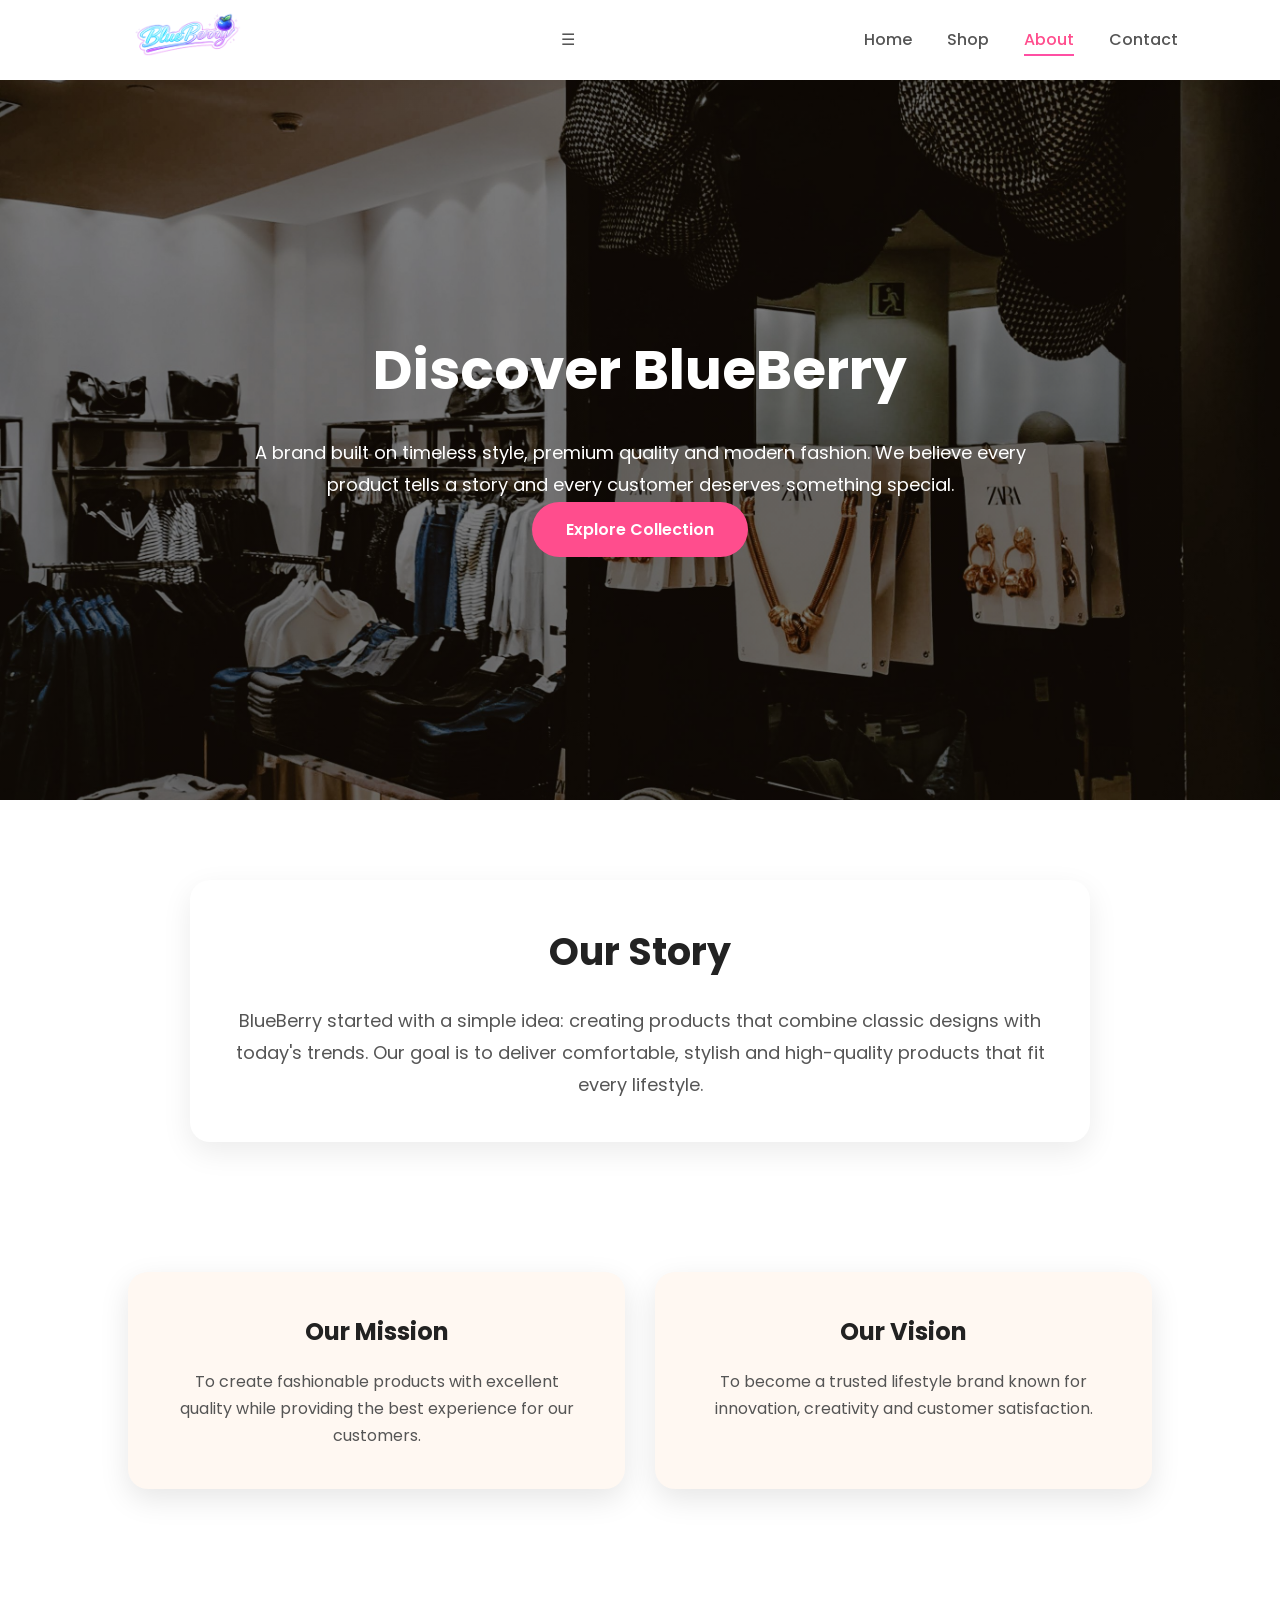
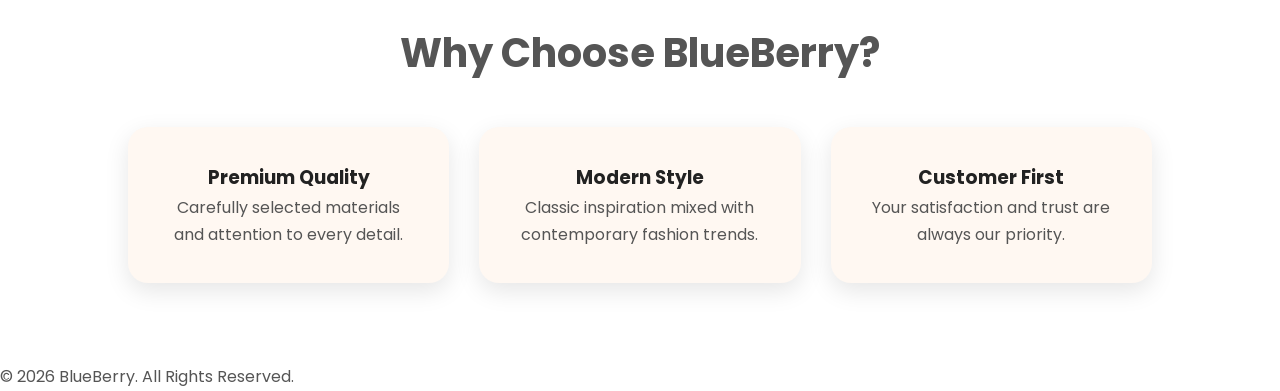
<file: about.html>
<!DOCTYPE html>
<html lang="en">

<head>
<link rel="stylesheet" href="assets/css/about.css">
<meta charset="UTF-8">
<meta name="viewport" content="width=device-width, initial-scale=1.0">

<title>About Us | BlueBerry</title>

<!-- Main CSS -->
<link rel="stylesheet" href="assets/css/style.css">

<!-- About CSS -->
<link rel="stylesheet" href="assets/css/about.css">

<!-- Animation CSS -->
<link rel="stylesheet" href="assets/css/animations.css">


</head>
<body>
<!-- Navbar -->

<header class="navbar">

<div class="logo">
    <a href="index.html" class="logo">
    <img src="assets/images/logo/blueberry-logo.png" alt="BlueBerry Logo">
</a>
</div>


<div class="menu-toggle">
    ☰
</div>

<ul class="nav-links">

<li><a href="index.html">Home</a></li>

<li><a href="shop.html">Shop</a></li>

<li><a class="active" href="about.html">About</a></li>

<li><a href="contact.html">Contact</a></li>

</ul>

</header>
<!-- About Hero -->


<section class="about-hero">


<div class="about-text fade-in">

<h1>
Discover BlueBerry
</h1>

<p>
A brand built on timeless style, premium quality and
modern fashion. We believe every product tells a story
and every customer deserves something special.
</p>
<a href="shop.html" class="btn">
Explore Collection
</a>

</div>

</section>
<!-- Brand Story -->
<section class="story">
<div class="story-box fade-in">
<h2>
Our Story
</h2>

<p>

BlueBerry started with a simple idea:
creating products that combine classic designs
with today's trends.

Our goal is to deliver comfortable,
stylish and high-quality products that fit
every lifestyle.

</p>


</div>

</section>
<!-- Mission Vision -->
<section class="mission-container">
<div class="about-card fade-in">
<h2>
Our Mission
</h2>
<p>
To create fashionable products with excellent
quality while providing the best experience
for our customers.
</p>
</div>
<div class="about-card fade-in">
<h2>
Our Vision
</h2>
<p>
To become a trusted lifestyle brand known for
innovation, creativity and customer satisfaction.
</p>

</div>

</section>

<!-- Why Choose Us -->
<section class="why-section">
<h2>
Why Choose BlueBerry?
</h2>
<div class="why-grid">

<div class="why-card">

<h3>
Premium Quality
</h3>

<p>
Carefully selected materials and attention
to every detail.
</p>

</div>

<div class="why-card">

<h3>
Modern Style
</h3>

<p>
Classic inspiration mixed with contemporary
fashion trends.
</p>

</div>
<div class="why-card">

<h3>
Customer First
</h3>

<p>
Your satisfaction and trust are always
our priority.
</p>

</div>
</div>
</section>
<!-- Footer -->
<footer>
<p>
© 2026 BlueBerry. All Rights Reserved.
</p>
</footer>
<script src="assets/js/script.js"></script>


</body>

</html>
</file>
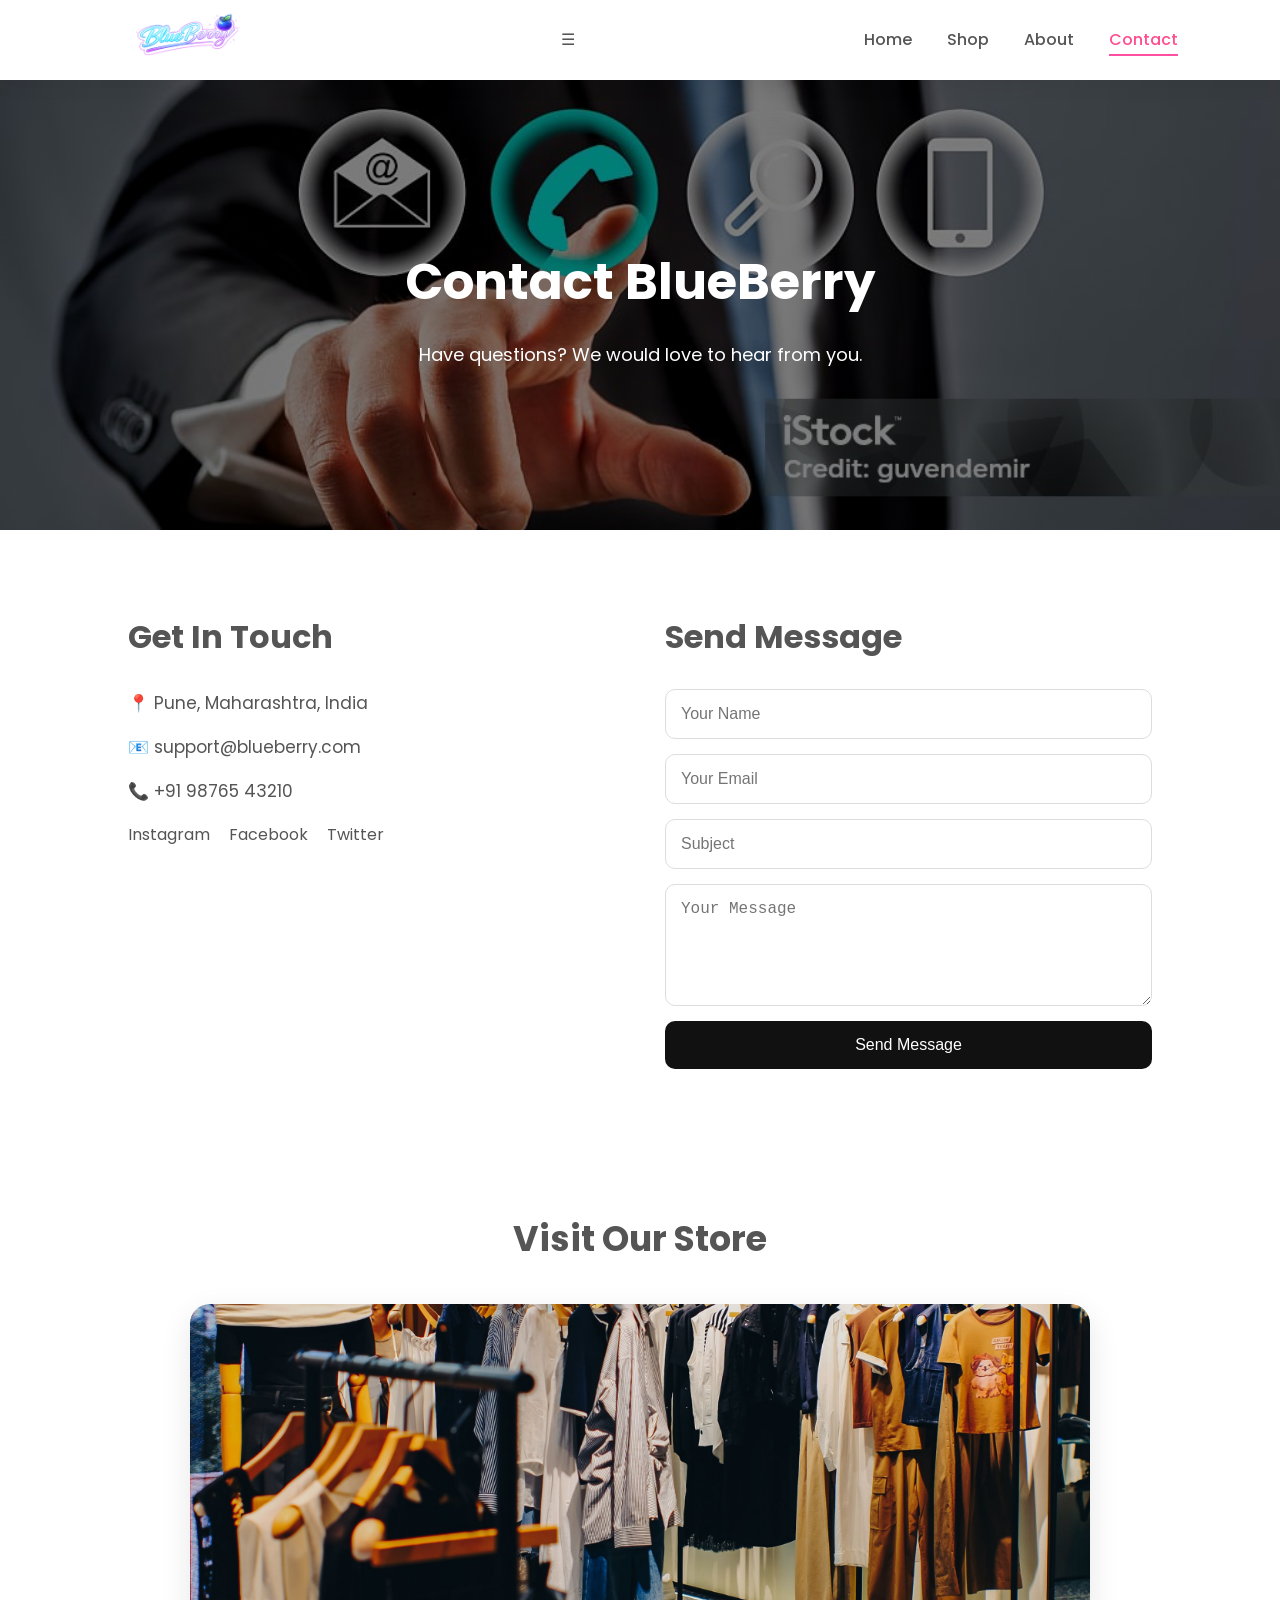
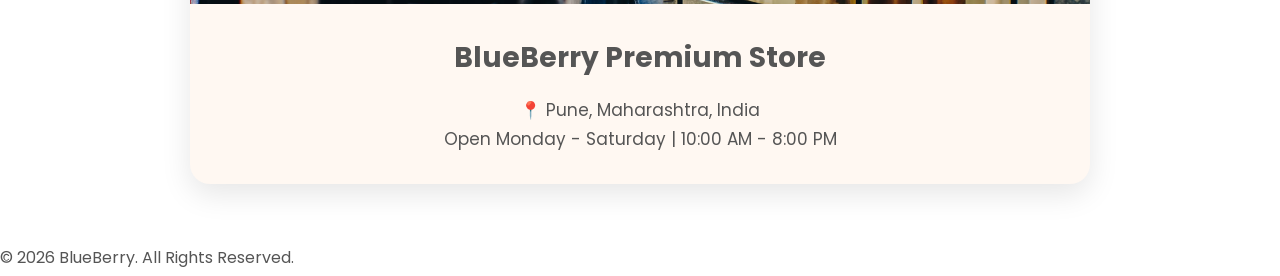
<file: contact.html>
<!DOCTYPE html>
<html lang="en">

<head>

<meta charset="UTF-8">
<meta name="viewport" content="width=device-width, initial-scale=1.0">

<title>Contact Us | BlueBerry</title>

<link rel="stylesheet" href="assets/css/style.css">
<link rel="stylesheet" href="assets/css/contact.css">
<link rel="stylesheet" href="assets/css/animations.css">

</head>

<body>

<header class="navbar">

<div class="logo">
<a href="index.html" class="logo">
    <img src="assets/images/logo/blueberry-logo.png" alt="BlueBerry Logo">
</a>
</div>

<div class="menu-toggle">
☰
</div>

<ul class="nav-links">

<li><a href="index.html">Home</a></li>
<li><a href="shop.html">Shop</a></li>
<li><a href="about.html">About</a></li>
<li><a class="active" href="contact.html">Contact</a></li>

</ul>

</header>


<section class="contact-hero">

<div>

<h1>Contact BlueBerry</h1>

<p>
Have questions? We would love to hear from you.
</p>

</div>

</section>



<section class="contact-section">


<div class="contact-info">


<h2>Get In Touch</h2>

<p>
📍 Pune, Maharashtra, India
</p>

<p>
📧 support@blueberry.com
</p>

<p>
📞 +91 98765 43210
</p>


<div class="social-links">

<a href="#">Instagram</a>
<a href="#">Facebook</a>
<a href="#">Twitter</a>

</div>


</div>




<div class="contact-form">


<h2>Send Message</h2>


<form>


<input type="text" placeholder="Your Name" required>


<input type="email" placeholder="Your Email" required>


<input type="text" placeholder="Subject" required>


<textarea rows="5" placeholder="Your Message"></textarea>


<button type="submit">
Send Message
</button>


</form>


</div>


</section>
<section class="location-section">

<h2>Visit Our Store</h2>

<div class="store-card">

<img src="assets/images/banner/store.jpg" alt="BlueBerry Store">

<div class="store-info">

<h3>BlueBerry Premium Store</h3>

<p>
📍 Pune, Maharashtra, India
</p>

<p>
Open Monday - Saturday | 10:00 AM - 8:00 PM
</p>

</div>

</div>

</section>







<footer>

<p>
© 2026 BlueBerry. All Rights Reserved.
</p>

</footer>



<script src="assets/js/script.js"></script>

</body>

</html>
</file>
<file: assets/css/about.css>
/* ABOUT HERO */
.about-hero{
    min-height:80vh;
    display:flex;
    align-items:center;
    justify-content:center;
    text-align:center;
    padding:60px 10%;
    background:linear-gradient(rgba(0,0,0,0.5),rgba(0,0,0,0.5)),url("../images/banner/about-banner.jpg");
    background-size:cover;
    background-position:center;
    color:white;
}

.about-text{
    max-width:800px;
}

.about-text h1{
    font-size:55px;
    margin-bottom:20px;
}

.about-text p{
    font-size:18px;
    line-height:1.8;
}

/* STORY */
.story{
    padding:80px 10%;
    text-align:center;
}

.story-box{
    max-width:900px;
    margin:auto;
    background:#ffffff;
    padding:40px;
    border-radius:20px;
    box-shadow:0 10px 30px rgba(0,0,0,0.08);
}

.story h2{
    font-size:38px;
    margin-bottom:20px;
}

.story p{
    font-size:18px;
    line-height:1.8;
}

/* MISSION & VISION */
.mission-container{
    display:flex;
    gap:30px;
    justify-content:center;
    padding:50px 10%;
}

.about-card{
    padding:40px;
    border-radius:20px;
    background:#fff8f2;
    box-shadow:0 10px 30px rgba(0,0,0,0.1);
    text-align:center;
    flex:1;
    transition:0.3s;
}

.about-card:hover{
    transform:translateY(-10px);
}

.about-card h2{
    margin-bottom:15px;
}

/* WHY SECTION */
.why-section{
    padding:80px 10%;
    text-align:center;
}

.why-section h2{
    font-size:40px;
    margin-bottom:40px;
}

.why-grid{
    display:grid;
    grid-template-columns:repeat(3,1fr);
    gap:30px;
}

.why-card{
    padding:35px;
    border-radius:20px;
    background:#fff8f2;
    box-shadow:0 8px 25px rgba(0,0,0,0.1);
    transition:0.3s;
}

.why-card:hover{
    transform:translateY(-10px);
}

/* RESPONSIVE */
@media(max-width:768px){
    .about-text h1{
        font-size:35px;
    }

    .mission-container{
        flex-direction:column;
    }

    .why-grid{
        grid-template-columns:1fr;
    }
}
.story-box,
.about-card,
.why-card{
    color:#333;
}

.story-box h2,
.about-card h2,
.why-card h3{
    color:#222;
}

.story-box p,
.about-card p,
.why-card p{
    color:#555;
}
</file>
<file: assets/css/style.css>
/*==================================================
BLUEBERRY - STYLE.CSS
PART 1
==================================================*/

/* GOOGLE FONTS */
@import url('https://fonts.googleapis.com/css2?family=Poppins:wght@300;400;500;600;700;800&family=Playfair+Display:wght@600;700;800&display=swap');

/* ROOT VARIABLES */
:root{
--primary:#081120;
--secondary:#132238;
--accent:#ff4d8d;
--white:#ffffff;
--light:#f5f7fb;
--text:#555;
--heading:#111;
--shadow:0 15px 35px rgba(0,0,0,.12);
--radius:18px;
--transition:.35s ease;
--logo:'Playfair Display',serif;
--body:'Poppins',sans-serif;
}

/* RESET */
*{
margin:0;
padding:0;
box-sizing:border-box;
}

html{
scroll-behavior:smooth;
}

body{
font-family:var(--body);
background:#fff;
color:var(--text);
overflow-x:hidden;
line-height:1.7;
}

img{
display:block;
max-width:100%;
}

a{
text-decoration:none;
color:inherit;
}

ul{
list-style:none;
}

section{
padding:90px 8%;
}

/* TOP BAR */
.top-bar{
height:42px;
background:var(--primary);
color:#fff;
display:flex;
justify-content:space-between;
align-items:center;
padding:0 8%;
font-size:14px;
}

.top-left{
display:flex;
align-items:center;
gap:10px;
}

.top-right{
display:flex;
gap:15px;
}

.top-right a{
transition:var(--transition);
}

.top-right a:hover{
color:var(--accent);
}

/* NAVBAR */
header{
position:sticky;
top:0;
z-index:999;
}

.navbar{
height:80px;
background:rgba(255,255,255,.9);
backdrop-filter:blur(14px);
display:flex;
justify-content:space-between;
align-items:center;
padding:0 8%;
box-shadow:0 5px 20px rgba(0,0,0,.05);
}

.logo a{
font-family:var(--logo);
font-size:2rem;
font-weight:700;
color:var(--primary);
}

.logo span{
color:var(--accent);
}

.nav-links{
display:flex;
gap:35px;
align-items:center;
}

.nav-links a{
font-weight:500;
transition:var(--transition);
position:relative;
}

.nav-links a::after{
content:"";
position:absolute;
left:0;
bottom:-6px;
width:0;
height:2px;
background:var(--accent);
transition:var(--transition);
}

.nav-links a:hover::after,
.nav-links .active::after{
width:100%;
}

.nav-links a:hover,
.nav-links .active{
color:var(--accent);
}

.nav-icons{
display:flex;
gap:22px;
align-items:center;
}

.nav-icons a{
font-size:20px;
transition:var(--transition);
position:relative;
}

.nav-icons a:hover{
color:var(--accent);
}

.cart-count{
position:absolute;
top:-8px;
right:-10px;
width:18px;
height:18px;
border-radius:50%;
background:var(--accent);
color:#fff;
font-size:11px;
display:flex;
justify-content:center;
align-items:center;
}

.menu-btn{
display:none;
font-size:28px;
cursor:pointer;
}

/* BUTTONS */
.btn{
display:inline-block;
padding:14px 34px;
background:var(--accent);
color:#fff;
border-radius:40px;
font-weight:600;
transition:var(--transition);
}

.btn:hover{
transform:translateY(-4px);
box-shadow:0 12px 25px rgba(255,77,141,.3);
}

.btn-outline{
background:transparent;
border:2px solid #fff;
}

.btn-outline:hover{
background:#fff;
color:var(--primary);
}

/* HERO */
.hero{
min-height:calc(100vh - 122px);
display:flex;
justify-content:space-between;
align-items:center;
background:linear-gradient(135deg,#081120,#19335b);
color:#fff;
gap:60px;
position:relative;
overflow:hidden;
}

.hero::before{
content:"";
position:absolute;
width:450px;
height:450px;
background:rgba(255,255,255,.05);
border-radius:50%;
top:-150px;
right:-150px;
}

.hero-content{
flex:1;
z-index:2;
}

.hero-content h4{
color:#ffd166;
letter-spacing:2px;
margin-bottom:15px;
}

.hero-content h1{
font-size:64px;
line-height:1.15;
margin-bottom:25px;
}

.hero-content h1 span{
color:var(--accent);
}

.hero-content p{
font-size:18px;
max-width:560px;
margin-bottom:35px;
}

.hero-buttons{
display:flex;
gap:20px;
}

.hero-image{
flex:1;
display:flex;
justify-content:center;
position:relative;
}

.hero-image img{
max-width:520px;
width:100%;
animation:float 4s ease-in-out infinite;
z-index:2;
}

.circle{
position:absolute;
border-radius:50%;
background:rgba(255,255,255,.08);
}

.circle1{
width:350px;
height:350px;
}

.circle2{
width:500px;
height:500px;
}

@keyframes float{
0%,100%{
transform:translateY(0);
}
50%{
transform:translateY(-18px);
}
}
/*==================================================
SECTION TITLES
==================================================*/

.section-title{
text-align:center;
margin-bottom:60px;
}

.section-title h2{
font-size:42px;
font-weight:700;
color:var(--heading);
margin-bottom:15px;
font-family:var(--logo);
}

.section-title p{
max-width:650px;
margin:auto;
font-size:17px;
color:var(--text);
}

/*==================================================
CATEGORIES
==================================================*/

.categories{
background:var(--light);
}

.category-grid{
display:grid;
grid-template-columns:repeat(4,1fr);
gap:30px;
margin-top:50px;
}

.category-card{
background:#fff;
border-radius:20px;
overflow:hidden;
box-shadow:var(--shadow);
transition:var(--transition);
cursor:pointer;
}

.category-card:hover{
transform:translateY(-10px);
box-shadow:0 20px 40px rgba(0,0,0,.15);
}

.category-card img{
width:100%;
height:280px;
object-fit:cover;
transition:.5s;
}

.category-card:hover img{
transform:scale(1.08);
}

.category-content{
padding:25px;
text-align:center;
}

.category-content h3{
font-size:24px;
color:var(--heading);
margin-bottom:12px;
}

.category-content p{
font-size:15px;
color:var(--text);
margin-bottom:20px;
line-height:1.7;
}

.category-content .btn{
padding:12px 28px;
font-size:15px;
}

/*==================================================
CATEGORY ANIMATION
==================================================*/

.category-card{
opacity:0;
transform:translateY(40px);
animation:categoryFade .8s forwards;
}

.category-card:nth-child(1){
animation-delay:.1s;
}

.category-card:nth-child(2){
animation-delay:.2s;
}

.category-card:nth-child(3){
animation-delay:.3s;
}

.category-card:nth-child(4){
animation-delay:.4s;
}

@keyframes categoryFade{

from{
opacity:0;
transform:translateY(40px);
}

to{
opacity:1;
transform:translateY(0);
}

}
/*==================================================
TRENDING PRODUCTS
==================================================*/

.products{
background:#fff;
}

.product-grid{
display:grid;
grid-template-columns:repeat(4,1fr);
gap:30px;
margin-top:50px;
}

.product-card{
position:relative;
background:#fff;
border-radius:20px;
overflow:hidden;
box-shadow:var(--shadow);
transition:var(--transition);
}

.product-card:hover{
transform:translateY(-10px);
box-shadow:0 20px 40px rgba(0,0,0,.15);
}

.product-card img{
width:100%;
height:320px;
object-fit:cover;
transition:.5s;
}

.product-card:hover img{
transform:scale(1.08);
}

.product-info{
padding:25px;
text-align:center;
}

.product-info h3{
font-size:22px;
color:var(--heading);
margin-bottom:10px;
}

.rating{
font-size:18px;
color:#ffc107;
letter-spacing:2px;
margin-bottom:12px;
}

.price{
font-size:24px;
font-weight:700;
color:var(--accent);
margin-bottom:20px;
}

.cart-btn{
padding:13px 28px;
border:none;
border-radius:40px;
background:var(--accent);
color:#fff;
font-size:15px;
font-weight:600;
cursor:pointer;
transition:var(--transition);
}

.cart-btn:hover{
background:var(--primary);
transform:translateY(-3px);
}

.product-badge{
position:absolute;
top:15px;
left:15px;
padding:7px 16px;
border-radius:30px;
font-size:13px;
font-weight:600;
color:#fff;
background:var(--accent);
z-index:2;
}

.product-badge.sale{
background:#ff9800;
}

.wishlist{
position:absolute;
top:15px;
right:15px;
width:45px;
height:45px;
background:#fff;
border-radius:50%;
display:flex;
justify-content:center;
align-items:center;
box-shadow:0 10px 20px rgba(0,0,0,.15);
cursor:pointer;
transition:var(--transition);
z-index:2;
}

.wishlist:hover{
background:var(--accent);
color:#fff;
transform:scale(1.1);
}

.view-all{
text-align:center;
margin-top:60px;
}

/*==================================================
SALE BANNER
==================================================*/

.sale-banner{
position:relative;
min-height:420px;
background:url("../images/banner/sale-banner.jpg") center/cover no-repeat;
display:flex;
justify-content:center;
align-items:center;
text-align:center;
overflow:hidden;
}

.sale-banner::before{
content:"";
position:absolute;
top:0;
left:0;
width:100%;
height:100%;
background:rgba(8,17,32,.65);
}

.sale-content{
position:relative;
z-index:2;
color:#fff;
max-width:700px;
padding:20px;
}

.sale-content h2{
font-size:54px;
font-family:var(--logo);
margin-bottom:20px;
}

.sale-content p{
font-size:19px;
line-height:1.8;
margin-bottom:30px;
}

.sale-content strong{
color:#ffd166;
}

.sale-content .btn{
padding:15px 36px;
}

/*==================================================
PRODUCT HOVER EFFECTS
==================================================*/

.product-card::after{
content:"";
position:absolute;
left:0;
bottom:0;
width:100%;
height:4px;
background:var(--accent);
transform:scaleX(0);
transform-origin:left;
transition:.4s;
}

.product-card:hover::after{
transform:scaleX(1);
}
/*==================================================
WHY CHOOSE US
==================================================*/

.why-us{
background:var(--light);
}

.features{
display:grid;
grid-template-columns:repeat(4,1fr);
gap:30px;
margin-top:50px;
}

.feature-card{
background:#fff;
padding:40px 30px;
border-radius:20px;
text-align:center;
box-shadow:var(--shadow);
transition:var(--transition);
}

.feature-card:hover{
transform:translateY(-10px);
box-shadow:0 20px 40px rgba(0,0,0,.15);
}

.feature-card i{
font-size:50px;
color:var(--accent);
margin-bottom:20px;
transition:var(--transition);
}

.feature-card:hover i{
transform:scale(1.2) rotate(8deg);
}

.feature-card h3{
font-size:24px;
color:var(--heading);
margin-bottom:15px;
}

.feature-card p{
font-size:15px;
color:var(--text);
line-height:1.8;
}

/*==================================================
TESTIMONIALS
==================================================*/

.testimonials{
background:#fff;
}

.testimonial-grid{
display:grid;
grid-template-columns:repeat(3,1fr);
gap:30px;
margin-top:50px;
}

.testimonial-card{
background:#fff;
padding:35px;
text-align:center;
border-radius:20px;
box-shadow:var(--shadow);
transition:var(--transition);
}

.testimonial-card:hover{
transform:translateY(-10px);
box-shadow:0 20px 40px rgba(0,0,0,.15);
}

.testimonial-card img{
width:90px;
height:90px;
border-radius:50%;
object-fit:cover;
margin:0 auto 20px;
border:4px solid var(--accent);
}

.testimonial-card h3{
font-size:22px;
color:var(--heading);
margin-bottom:8px;
}

.testimonial-card span{
display:block;
color:var(--accent);
font-size:15px;
margin-bottom:15px;
}

.testimonial-card p{
font-size:15px;
line-height:1.8;
margin-bottom:15px;
}

.stars{
font-size:18px;
color:#ffc107;
letter-spacing:3px;
}

/*==================================================
NEWSLETTER
==================================================*/

.newsletter{
background:linear-gradient(rgba(8,17,32,.88),rgba(8,17,32,.88)),url("../images/banner/newsletter-bg.jpg") center/cover no-repeat;
text-align:center;
color:#fff;
padding:100px 8%;
}

.newsletter-content{
max-width:750px;
margin:auto;
}

.newsletter h2{
font-size:48px;
font-family:var(--logo);
margin-bottom:20px;
}

.newsletter p{
font-size:17px;
margin-bottom:35px;
line-height:1.8;
}

.newsletter-form{
display:flex;
justify-content:center;
gap:15px;
flex-wrap:wrap;
}

.newsletter-form input{
width:420px;
max-width:100%;
padding:16px 22px;
border:none;
outline:none;
border-radius:50px;
font-size:16px;
}

.newsletter-form button{
padding:16px 35px;
border:none;
border-radius:50px;
background:var(--accent);
color:#fff;
font-size:16px;
font-weight:600;
cursor:pointer;
transition:var(--transition);
}

.newsletter-form button:hover{
background:#fff;
color:var(--primary);
}

/*==================================================
FOOTER
==================================================*/

.footer{
background:var(--primary);
color:#fff;
padding:80px 8% 20px;
}

.footer-container{
display:grid;
grid-template-columns:repeat(4,1fr);
gap:40px;
margin-bottom:40px;
}

.footer-box h3{
font-size:24px;
margin-bottom:20px;
font-family:var(--logo);
}

.footer-box span{
color:var(--accent);
}

.footer-box p{
font-size:15px;
line-height:1.8;
margin-bottom:12px;
color:#d8d8d8;
}

.footer-box ul li{
margin-bottom:12px;
}

.footer-box ul li a{
color:#d8d8d8;
transition:var(--transition);
}

.footer-box ul li a:hover{
color:var(--accent);
padding-left:6px;
}

.social-icons{
display:flex;
gap:15px;
margin-top:20px;
}

.social-icons a{
width:45px;
height:45px;
display:flex;
justify-content:center;
align-items:center;
background:rgba(255,255,255,.08);
border-radius:50%;
transition:var(--transition);
}

.social-icons a:hover{
background:var(--accent);
transform:translateY(-5px);
}

.footer-bottom{
border-top:1px solid rgba(255,255,255,.15);
margin-top:40px;
padding-top:20px;
text-align:center;
font-size:15px;
color:#d8d8d8;
}

/*==================================================
BACK TO TOP
==================================================*/

#topBtn{
position:fixed;
right:25px;
bottom:25px;
width:50px;
height:50px;
border:none;
border-radius:50%;
background:var(--accent);
color:#fff;
font-size:20px;
cursor:pointer;
display:none;
z-index:999;
box-shadow:0 10px 25px rgba(0,0,0,.2);
transition:var(--transition);
}

#topBtn:hover{
background:var(--primary);
transform:translateY(-5px);
}
/*==================================================
ANIMATIONS
==================================================*/

.fade-up{
opacity:0;
transform:translateY(50px);
transition:all .8s ease;
}

.fade-up.show{
opacity:1;
transform:translateY(0);
}

.zoom-in{
opacity:0;
transform:scale(.9);
transition:all .8s ease;
}

.zoom-in.show{
opacity:1;
transform:scale(1);
}

/*==================================================
CUSTOM SCROLLBAR
==================================================*/

::-webkit-scrollbar{
width:10px;
}

::-webkit-scrollbar-track{
background:#ececec;
}

::-webkit-scrollbar-thumb{
background:var(--accent);
border-radius:20px;
}

::-webkit-scrollbar-thumb:hover{
background:#ff2f78;
}

/*==================================================
TEXT SELECTION
==================================================*/

::selection{
background:var(--accent);
color:#fff;
}

/*==================================================
RESPONSIVE - TABLET
==================================================*/

@media(max-width:1200px){

.hero{
flex-direction:column;
text-align:center;
gap:50px;
}

.hero-content p{
margin:auto;
margin-bottom:35px;
}

.hero-buttons{
justify-content:center;
}

.category-grid,
.product-grid,
.features,
.footer-container{
grid-template-columns:repeat(2,1fr);
}

.testimonial-grid{
grid-template-columns:repeat(2,1fr);
}

}

/*==================================================
RESPONSIVE - MOBILE
==================================================*/

@media(max-width:768px){

section{
padding:70px 6%;
}

.top-bar{
display:none;
}

.navbar{
height:75px;
padding:0 6%;
position:relative;
}

.menu-btn{
display:block;
font-size:28px;
color:var(--primary);
cursor:pointer;
}

.nav-links{
position:absolute;
top:75px;
left:0;
width:100%;
background:#fff;
display:none;
flex-direction:column;
padding:25px 0;
box-shadow:0 10px 20px rgba(0,0,0,.1);
gap:20px;
}

.nav-links.active{
display:flex;
}

.nav-icons{
display:none;
}

.hero{
padding-top:120px;
}

.hero-content h1{
font-size:42px;
}

.hero-image img{
max-width:350px;
}

.hero-buttons{
flex-direction:column;
align-items:center;
}

.category-grid,
.product-grid,
.features,
.testimonial-grid,
.footer-container{
grid-template-columns:1fr;
}

.newsletter-form{
flex-direction:column;
}

.newsletter-form input,
.newsletter-form button{
width:100%;
max-width:400px;
}

.footer{
text-align:center;
}

.social-icons{
justify-content:center;
}

}

/*==================================================
SMALL MOBILE
==================================================*/

@media(max-width:480px){

.hero-content h1{
font-size:34px;
}

.hero-content p{
font-size:16px;
}

.section-title h2{
font-size:32px;
}

.sale-content h2{
font-size:36px;
}

.newsletter h2{
font-size:34px;
}

.product-card img{
height:260px;
}

.category-card img{
height:230px;
}

.logo a{
font-size:1.7rem;
}

}

/*==================================================
UTILITY CLASSES
==================================================*/

.text-center{
text-align:center;
}

.mt-1{
margin-top:10px;
}

.mt-2{
margin-top:20px;
}

.mt-3{
margin-top:30px;
}

.mb-1{
margin-bottom:10px;
}

.mb-2{
margin-bottom:20px;
}

.mb-3{
margin-bottom:30px;
}
.logo img {
    width: 170px;
    height: auto;
    display: block;
}
</file>
<file: assets/css/animations.css>
/* ==========================================
   LOGO GLOW
========================================== */

@keyframes glow{

    0%{

        text-shadow:0 0 10px #FF4FA3;

    }

    50%{

        text-shadow:
        0 0 25px #FF4FA3,
        0 0 45px #FF4FA3;

    }

    100%{

        text-shadow:0 0 10px #FF4FA3;

    }

}

.loader-logo{

    animation:glow 2s infinite;

}



/* ==========================================
   HERO IMAGE
========================================== */

@keyframes float{

    0%{

        transform:translateY(0);

    }

    50%{

        transform:translateY(-15px);

    }

    100%{

        transform:translateY(0);

    }

}

.hero-image img{

    animation:float 4s ease-in-out infinite;

}



/* ==========================================
   BUTTON
========================================== */

.btn-primary,
.btn-secondary{

    transition:.35s;

}

.btn-primary:hover,
.btn-secondary:hover{

    transform:translateY(-4px);

}



/* ==========================================
   NAVBAR LINKS
========================================== */

.nav-links a{

    position:relative;

}

.nav-links a::after{

    content:"";

    position:absolute;

    left:0;
    bottom:-5px;

    width:0;
    height:2px;

    background:#FF4FA3;

    transition:.3s;

}

.nav-links a:hover::after{

    width:100%;

}
</file>
<file: assets/css/contact.css>
/* CONTACT HERO */
.contact-hero{
    min-height:50vh;
    display:flex;
    align-items:center;
    justify-content:center;
    text-align:center;
    padding:40px 10%;
    background:linear-gradient(rgba(0,0,0,0.5),rgba(0,0,0,0.5)),url("../images/banner/contact-banner.jpg");
    background-size:cover;
    background-position:center;
    color:white;
}

.contact-hero h1{
    font-size:50px;
    margin-bottom:15px;
}

.contact-hero p{
    font-size:18px;
}

/* CONTACT SECTION */
.contact-section{
    display:flex;
    gap:50px;
    padding:80px 10%;
}

.contact-info,.contact-form{
    flex:1;
}

.contact-info h2,.contact-form h2{
    font-size:32px;
    margin-bottom:25px;
}

.contact-info p{
    font-size:17px;
    margin:15px 0;
}

.social-links a{
    display:inline-block;
    margin-right:15px;
    text-decoration:none;
    color:inherit;
}

/* FORM */
.contact-form form{
    display:flex;
    flex-direction:column;
    gap:15px;
}

.contact-form input,
.contact-form textarea{
    padding:15px;
    border-radius:10px;
    border:1px solid #ddd;
    font-size:16px;
}

.contact-form button{
    padding:15px;
    border:none;
    border-radius:10px;
    background:#111;
    color:white;
    cursor:pointer;
    font-size:16px;
    transition:0.3s;
}

.contact-form button:hover{
    transform:translateY(-3px);
}
/* LOCATION */

.location-section{
    padding:60px 10%;
    text-align:center;
}

.location-section h2{
    font-size:35px;
    margin-bottom:35px;
}

.store-card{
    max-width:900px;
    margin:auto;
    border-radius:20px;
    overflow:hidden;
    background:#fff8f2;
    box-shadow:0 10px 30px rgba(0,0,0,0.1);
}

.store-card img{
    width:100%;
    height:300px;
    object-fit:cover;
}

.store-info{
    padding:30px;
}

.store-info h3{
    font-size:28px;
    margin-bottom:15px;
}

.store-info p{
    font-size:17px;
    color:#555;
}

/* RESPONSIVE */
@media(max-width:768px){

.contact-section{
    flex-direction:column;
}

.contact-hero h1{
    font-size:35px;
}

}
</file>
